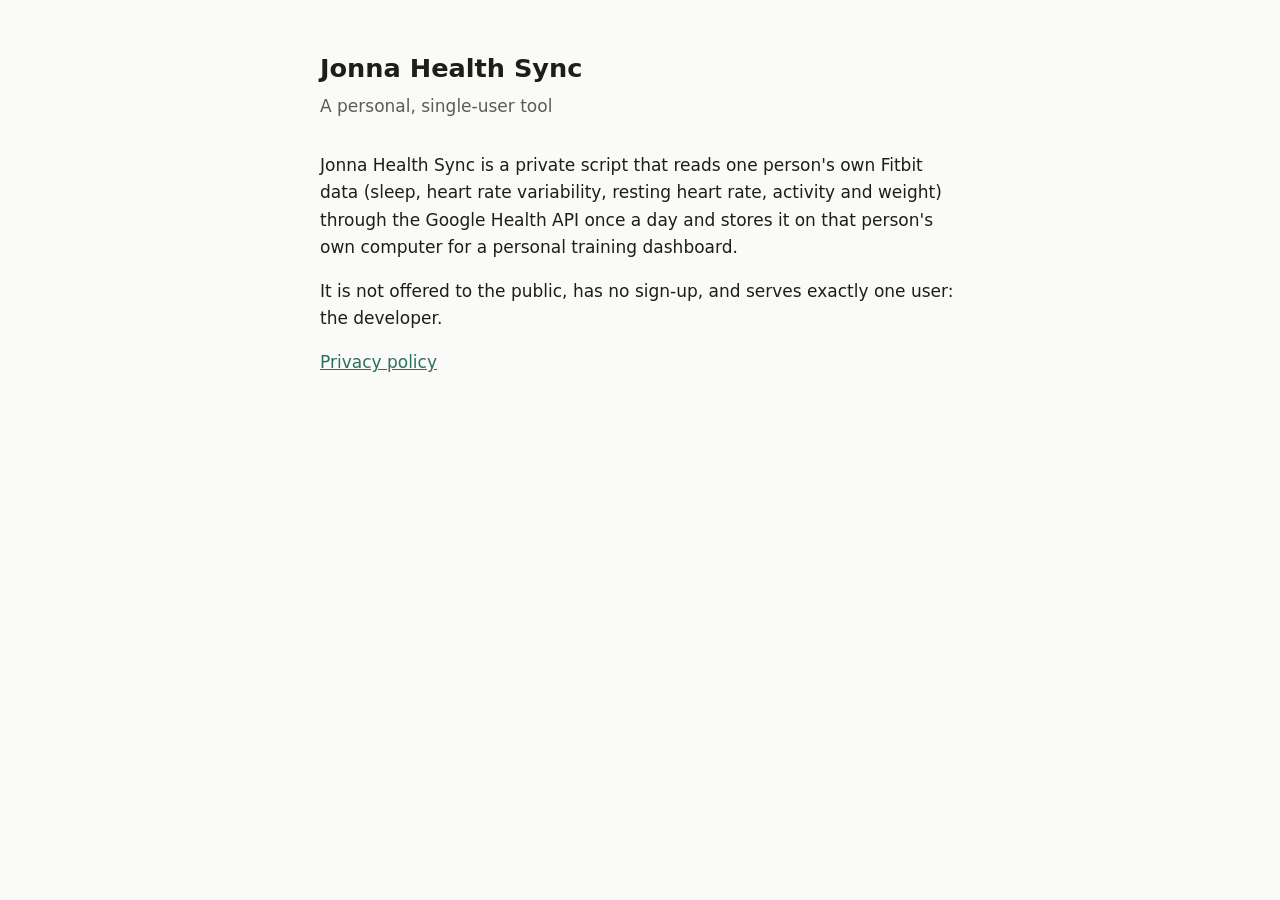
<file: index.html>
<!doctype html>
<html lang="en">
<head>
<meta charset="utf-8">
<meta name="viewport" content="width=device-width, initial-scale=1">
<title>Jonna Health Sync</title>
<link rel="stylesheet" href="style.css">
</head>
<body>
<main>
<h1>Jonna Health Sync</h1>
<p class="meta">A personal, single-user tool</p>
<p>Jonna Health Sync is a private script that reads one person's own Fitbit data
(sleep, heart rate variability, resting heart rate, activity and weight) through the
Google Health API once a day and stores it on that person's own computer for a
personal training dashboard.</p>
<p>It is not offered to the public, has no sign-up, and serves exactly one user:
the developer.</p>
<p><a href="privacy.html">Privacy policy</a></p>
</main>
</body>
</html>
</file>
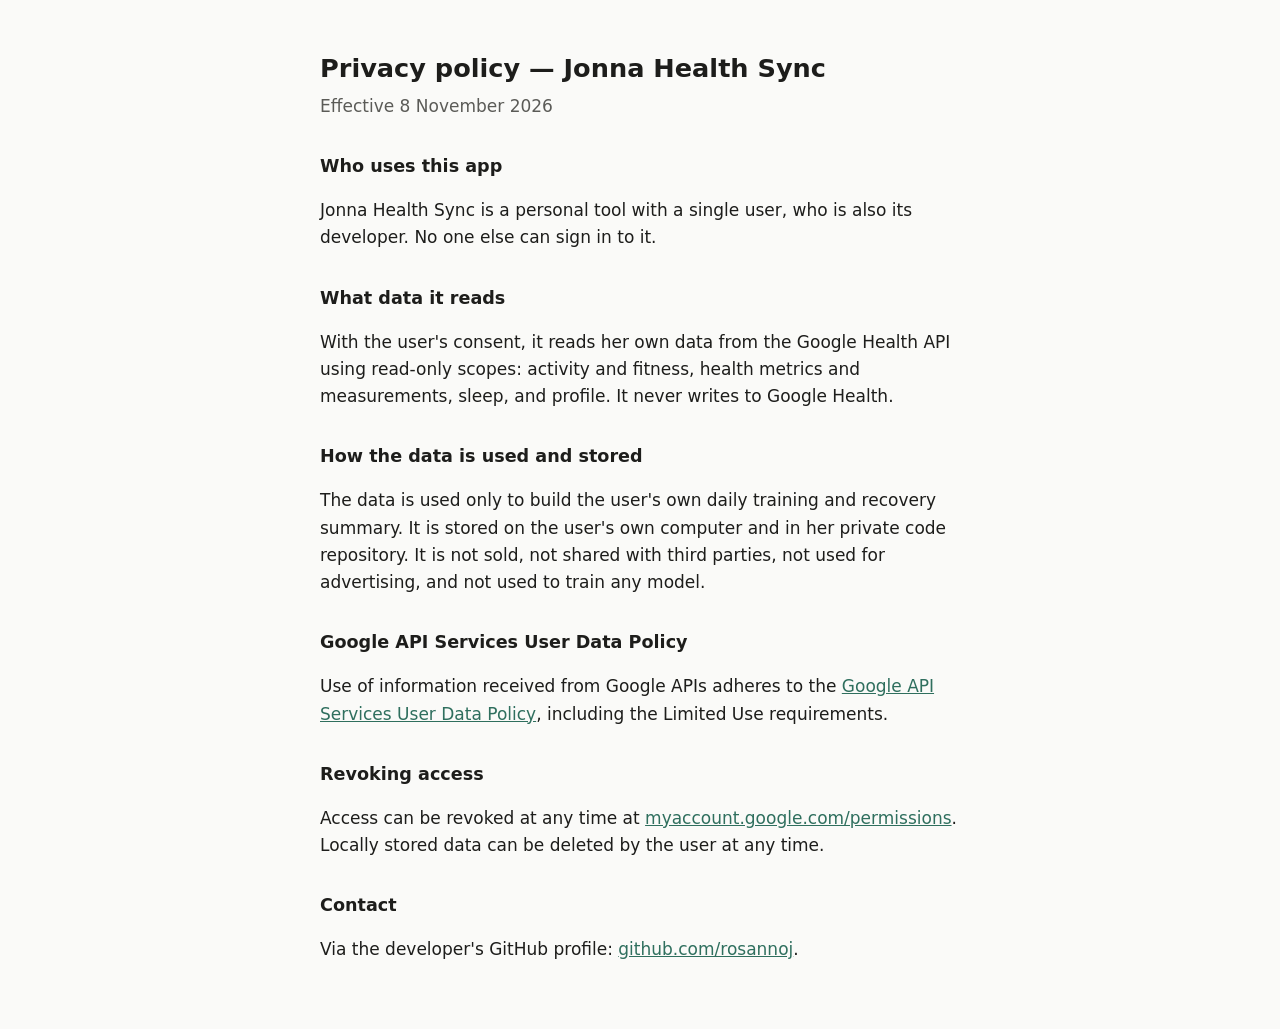
<file: privacy.html>
<!doctype html>
<html lang="en">
<head>
<meta charset="utf-8">
<meta name="viewport" content="width=device-width, initial-scale=1">
<title>Privacy Policy</title>
<link rel="stylesheet" href="style.css">
</head>
<body>
<main>
<h1>Privacy policy — Jonna Health Sync</h1>
<p class="meta">Effective 8 November 2026</p>

<h2>Who uses this app</h2>
<p>Jonna Health Sync is a personal tool with a single user, who is also its developer.
No one else can sign in to it.</p>

<h2>What data it reads</h2>
<p>With the user's consent, it reads her own data from the Google Health API using
read-only scopes: activity and fitness, health metrics and measurements, sleep, and
profile. It never writes to Google Health.</p>

<h2>How the data is used and stored</h2>
<p>The data is used only to build the user's own daily training and recovery summary.
It is stored on the user's own computer and in her private code repository. It is
not sold, not shared with third parties, not used for advertising, and not used to
train any model.</p>

<h2>Google API Services User Data Policy</h2>
<p>Use of information received from Google APIs adheres to the
<a href="https://developers.google.com/terms/api-services-user-data-policy">Google API
Services User Data Policy</a>, including the Limited Use requirements.</p>

<h2>Revoking access</h2>
<p>Access can be revoked at any time at
<a href="https://myaccount.google.com/permissions">myaccount.google.com/permissions</a>.
Locally stored data can be deleted by the user at any time.</p>

<h2>Contact</h2>
<p>Via the developer's GitHub profile:
<a href="https://github.com/rosannoj">github.com/rosannoj</a>.</p>
</main>
</body>
</html>
</file>
<file: style.css>
:root { --bg: #fafaf8; --fg: #1d1d1b; --muted: #5b5b57; --accent: #2f6f5e; }
@media (prefers-color-scheme: dark) {
  :root { --bg: #161615; --fg: #ececea; --muted: #a3a39e; --accent: #7cc4ad; }
}
body { margin: 0; background: var(--bg); color: var(--fg);
  font: 17px/1.6 system-ui, -apple-system, "Segoe UI", sans-serif; }
main { max-width: 640px; margin: 0 auto; padding: 48px 16px; }
h1 { font-size: 1.6rem; margin: 0 0 4px; }
h2 { font-size: 1.1rem; margin: 32px 0 4px; }
p, li { color: var(--fg); }
.meta { color: var(--muted); margin: 0 0 32px; }
a { color: var(--accent); }
</file>
